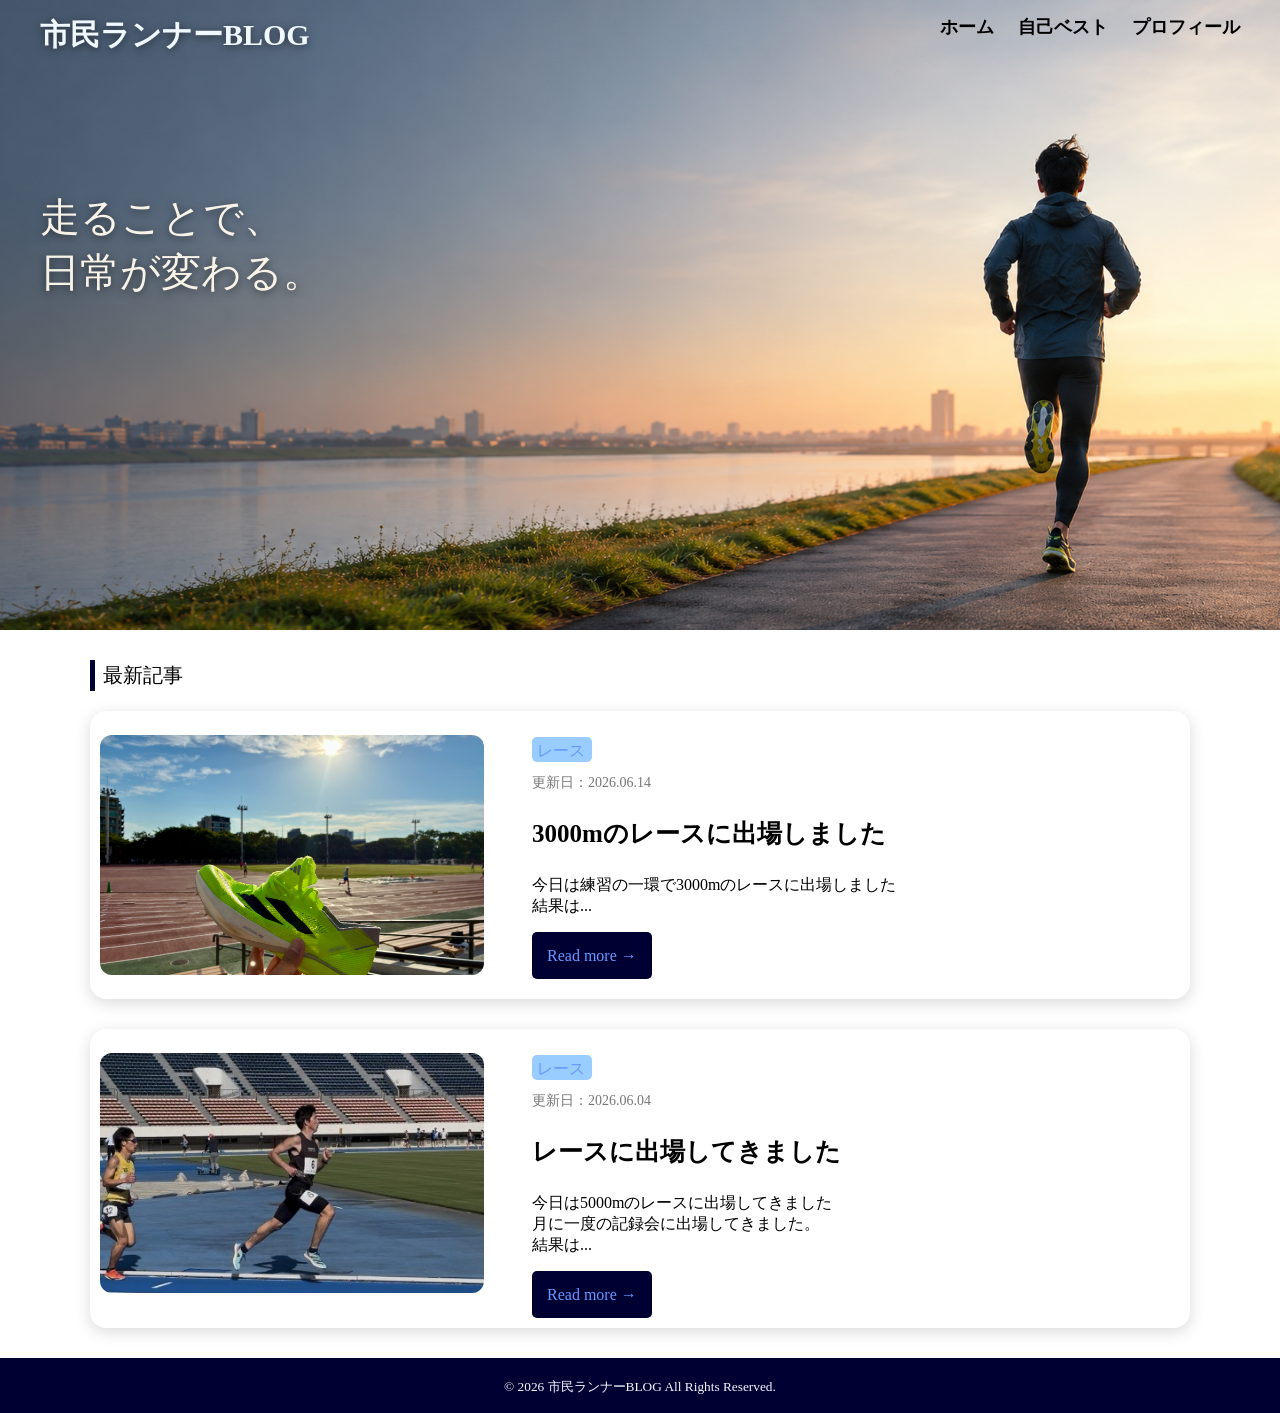
<file: index.html>
<!DOCTYPE html>
<html lang="ja">
<head>
    <meta charset="UTF-8">
    <meta name="viewport" content="width=device-width, initial-scale=1.0">
    <link rel="stylesheet" href="CSS/style.css">
    <title>SelfHomePege</title>
</head>
<body>
    <header id="header">
        <img src="IMAGE/header.PNG" id="headerPhoto">

        
        <p id="headerNote">市民ランナーBLOG</p>
    

        
        <section id="menu">
            <a href="index.html" class="menuItem">ホーム</a>
            <a href="personalbest.html" class="menuItem">自己ベスト</a>
            <a href="profile.html" class="menuItem">プロフィール</a>
        </section>

        <div id="headerText">
            <p id="headerCatchCopy">走ることで、<br>
            日常が変わる。</p>
        </div>

    </header>

    <p id="latestarticle">最新記事</p>
      

    <section class="contents">
             <img src="IMAGE/20260613-1.jpeg" class="photo" alt="記事のサムネイル">
            
            <div class="article-heading">
                <p class="article-race">レース</p>
                <time class="post-date" datetime="2026-06-14">
                    更新日：2026.06.14
                </time>
                <p class="article-title">3000mのレースに出場しました</p>
                <p class="article-text">今日は練習の一環で3000mのレースに出場しました<br>
                    結果は...
                </p>
                <a href="post20260613.html" id="readmore">Read more →</a>
            </div>
        </section>


    <section class="contents">
            <img src="IMAGE/20260418.jpg" class="photo" alt="記事のサムネイル">
            
            <div class="article-heading">
                <p class="article-race">レース</p>
                <time class="post-date" datetime="2026-06-04">
                    更新日：2026.06.04
                </time>
                <p class="article-title">レースに出場してきました</p>
                <p class="article-text">今日は5000mのレースに出場してきました<br>
                    月に一度の記録会に出場してきました。<br>
                    結果は...
                </p>
                <a href="post20260418.html" id="readmore">Read more →</a>
            </div>
    </section>

    <small id="small">© 2026 市民ランナーBLOG All Rights Reserved.</small>
   

    
</body>
</html>
</file>
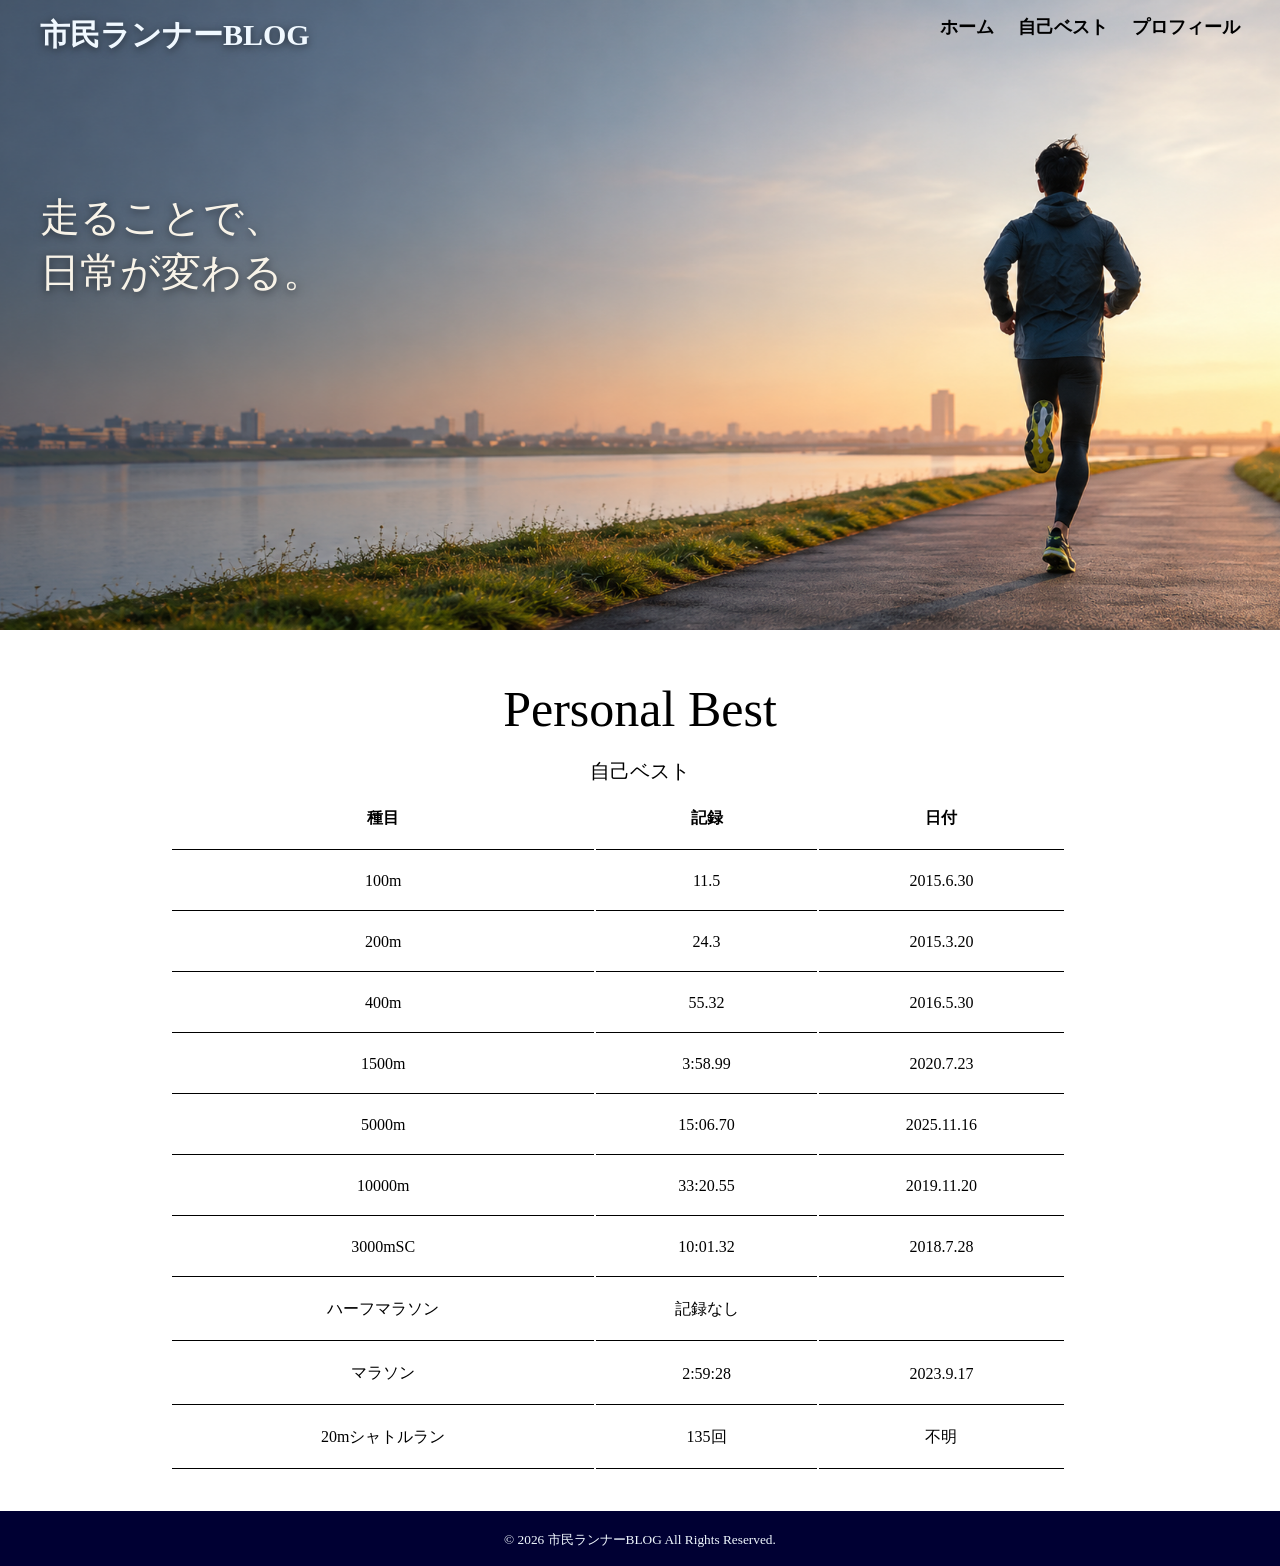
<file: personalbest.html>
<!DOCTYPE html>
<html lang="ja">
    <head>
        <meta charset="UTF-8">
        <meta name="viewport" content="width=device-width, initial-scale=1.0">
        <link rel="stylesheet" href="CSS/stylepersonalbest.css">
        <title>PersonalBest</title>
    </head>
        <body>
            <header id="header">
                <img src="IMAGE/header.PNG" id="headerPhoto">

                
                <p id="headerNote">市民ランナーBLOG</p>
            

                
                <section id="menu">
                    <a href="index.html" class="menuItem">ホーム</a>
                    <a href="personalbest.html" class="menuItem">自己ベスト</a>
                    <a href="profile.html" class="menuItem">プロフィール</a>
                </section>

                <div id="headerText">
                    <p id="headerCatchCopy">走ることで、<br>
                        日常が変わる。
                    </p>
                </div>

            </header>

            <p id="Table-Name">Personal Best</p>
            <p id="Table-SubName">自己ベスト</p>

            <table class="Table">
                <thead class="Table-Head">
                <tr class="Table-Head-Row">
                    <th class="Table-Head-Row-Cell">種目</th>
                    <th class="Table-Head-Row-Cell">記録</th>
                    <th class="Table-Head-Row-Cell">日付</th>
                </tr>
                </thead>

                <tbody class="Table-Body">
                    <tr class="Table-Body-Row">
                        <td class="Table-Body-Row-Cell">100m</td>
                        <td class="Table-Body-Row-Cell">11.5</td>
                        <td class="Table-Body-Row-Cell">2015.6.30</td>
                    </tr>
                    <tr class="Table-Body-Row">
                        <td class="Table-Body-Row-Cell">200m</td>
                        <td class="Table-Body-Row-Cell">24.3</td>
                        <td class="Table-Body-Row-Cell">2015.3.20</td>
                    </tr>
                    <tr class="Table-Body-Row">
                        <td class="Table-Body-Row-Cell">400m</td>
                        <td class="Table-Body-Row-Cell">55.32</td>
                        <td class="Table-Body-Row-Cell">2016.5.30</td>
                    </tr>
                    <tr class="Table-Body-Row">
                        <td class="Table-Body-Row-Cell">1500m</td>
                        <td class="Table-Body-Row-Cell">3:58.99</td>
                        <td class="Table-Body-Row-Cell">2020.7.23</td>
                    </tr>

                    <tr class="Table-Body-Row">
                        <td class="Table-Body-Row-Cell">5000m</td>
                        <td class="Table-Body-Row-Cell">15:06.70</td>
                        <td class="Table-Body-Row-Cell">2025.11.16</td>
                    </tr>

                    <tr class="Table-Body-Row">
                        <td class="Table-Body-Row-Cell">10000m</td>
                        <td class="Table-Body-Row-Cell">33:20.55</td>
                        <td class="Table-Body-Row-Cell">2019.11.20</td>
                    </tr>

                    <tr class="Table-Body-Row">
                        <td class="Table-Body-Row-Cell">3000mSC</td>
                        <td class="Table-Body-Row-Cell">10:01.32</td>
                        <td class="Table-Body-Row-Cell">2018.7.28</td>
                    </tr>

                    <tr class="Table-Body-Row">
                        <td class="Table-Body-Row-Cell">ハーフマラソン</td>
                        <td class="Table-Body-Row-Cell">記録なし</td>
                        <td class="Table-Body-Row-Cell"></td>
                    </tr>

                    <tr class="Table-Body-Row">
                        <td class="Table-Body-Row-Cell">マラソン</td>
                        <td class="Table-Body-Row-Cell">2:59:28</td>
                        <td class="Table-Body-Row-Cell">2023.9.17</td>
                    </tr>

                    <tr class="Table-Body-Row">
                        <td class="Table-Body-Row-Cell">20mシャトルラン</td>
                        <td class="Table-Body-Row-Cell">135回</td>
                        <td class="Table-Body-Row-Cell">不明</td>
                    </tr>
                </tbody>
            </table>
        
            <small id="small">© 2026 市民ランナーBLOG All Rights Reserved.</small>

        </body>
</html>
</file>
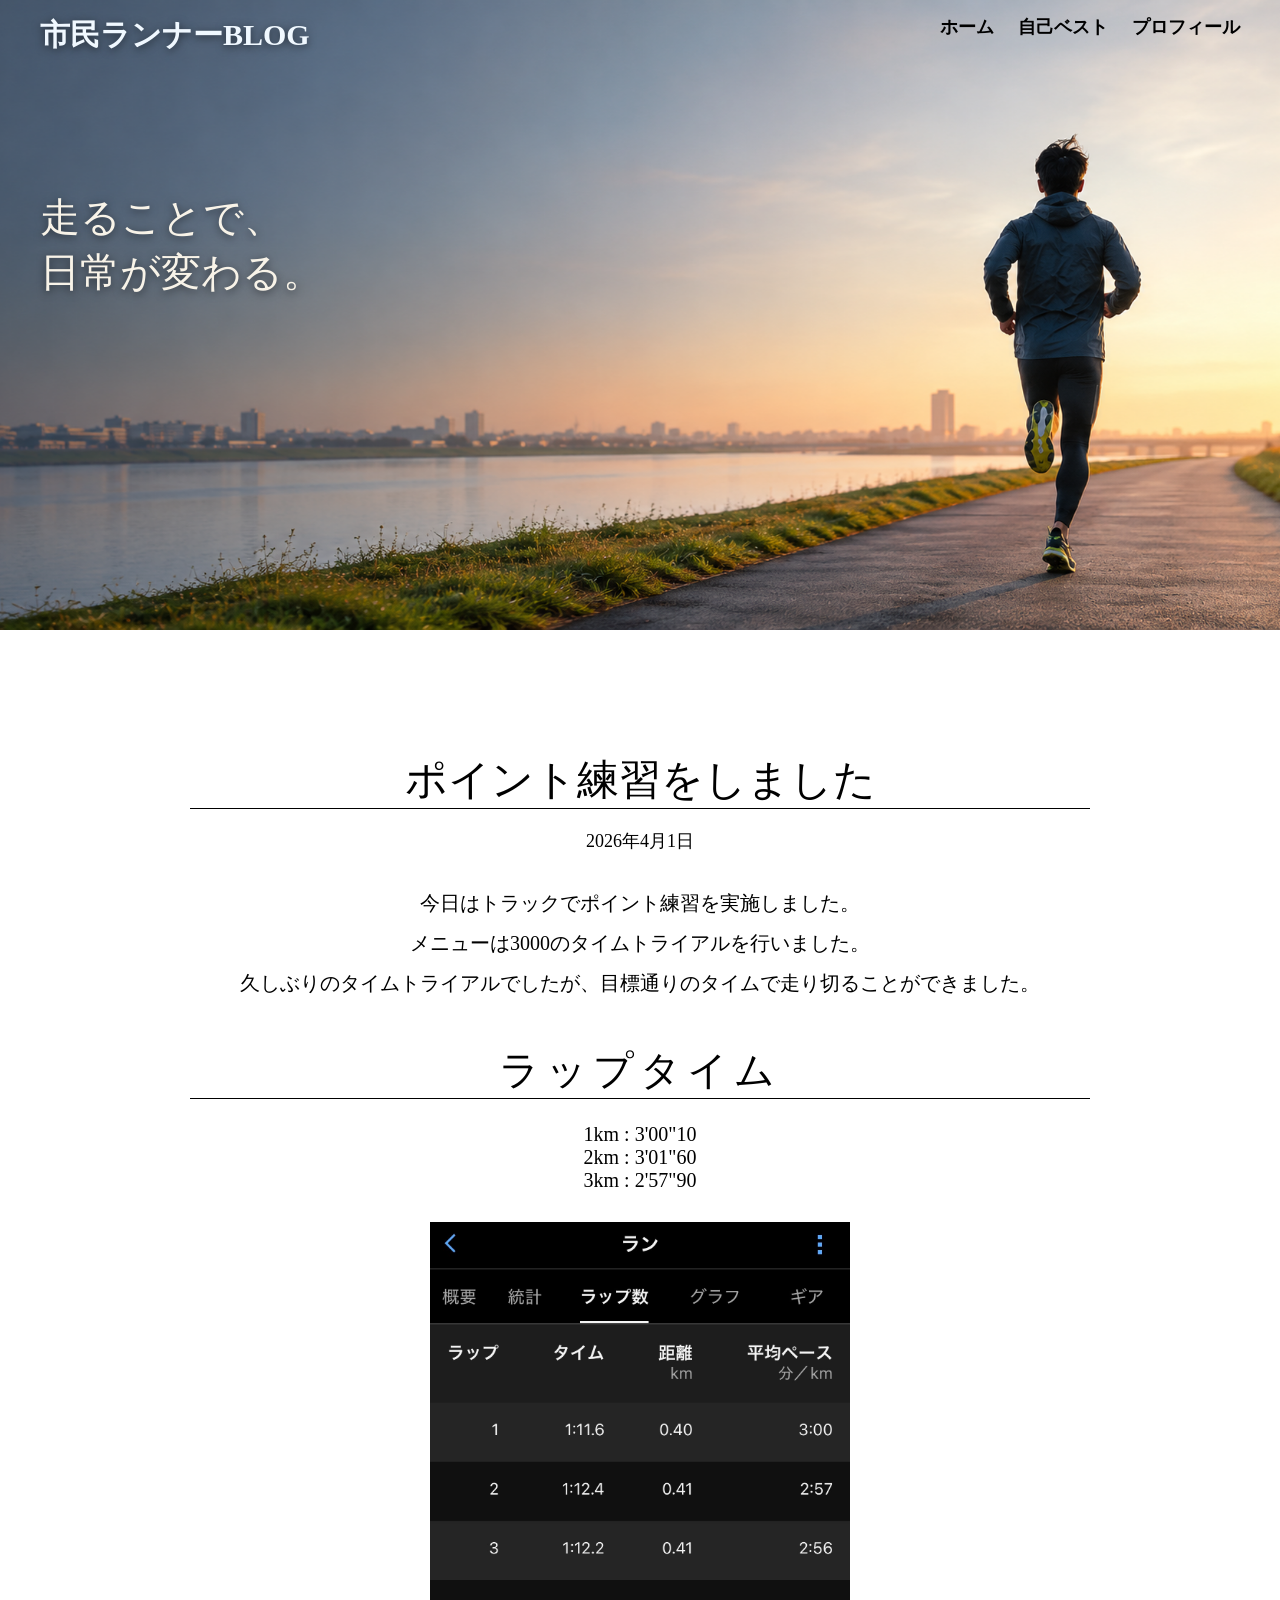
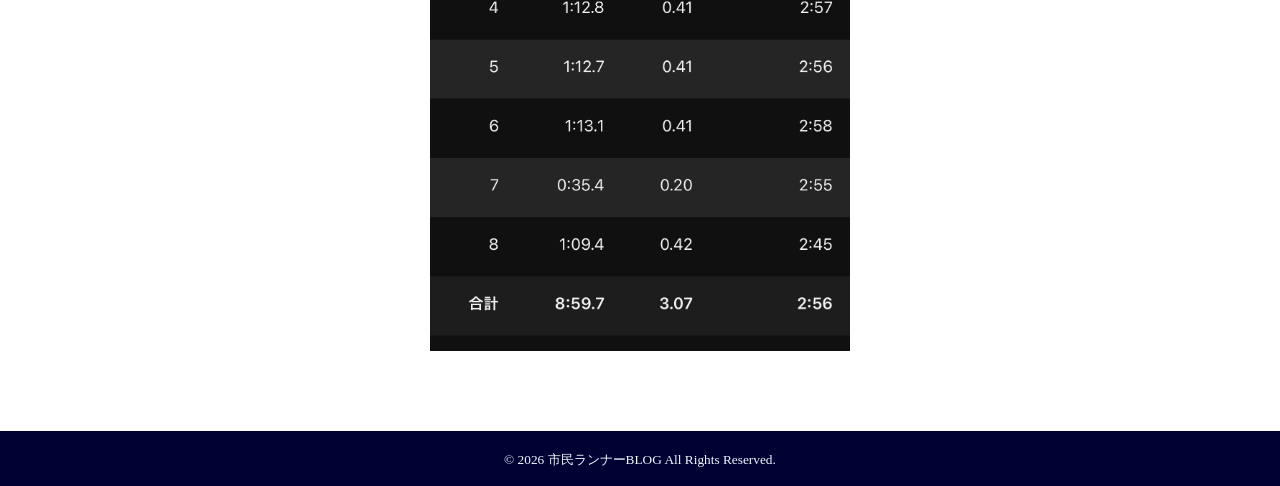
<file: post20260401.html>
<!DOCTYPE html>
<html lang="ja">
<head>
    <meta charset="UTF-8">
    <meta name="viewport" content="width=device-width, initial-scale=1.0">
    <link rel="stylesheet" href="CSS/style20260401.css">
    <title>post20260401</title>
</head>
<body>
    <header id="header">
        <img src="IMAGE/header.PNG" id="headerPhoto">
        <p id="headerNote">市民ランナーBLOG</p>
    
        <section id="menu">
            <a href="index.html" class="menuItem">ホーム</a>
            <a href="personalbest.html" class="menuItem">自己ベスト</a>
            <a href="profile.html" class="menuItem">プロフィール</a>
        </section>

        <div id="headerText">
            <p id="headerCatchCopy">走ることで、<br>
                日常が変わる。
            </p>
        </div>
    </header>


    <section id="post-area">

        <div id="post-content">
            <section id="main-text">
                <div id="main">
                    <p id="main-title">ポイント練習をしました</p>

                    <p id="date">2026年4月1日</p>

                    <p id="text-detail">
                        今日はトラックでポイント練習を実施しました。<br>
                        メニューは3000のタイムトライアルを行いました。<br>
                        久しぶりのタイムトライアルでしたが、目標通りのタイムで走り切ることができました。
                    </p>
                </div>
            </section>

            <section id="laptime">
                <p id="laptime-title">ラップタイム</p>
                <p id="laptime">
                    1km : 3'00"10<br>
                    2km : 3'01"60<br>
                    3km : 2'57"90
                </p>
                <img src="IMAGE/20260401-3.jpg" id="photo-2">
            </section>
        </div>
    </section>

    <small id="small">© 2026 市民ランナーBLOG All Rights Reserved.</small>

    
</body>
</html>
</file>
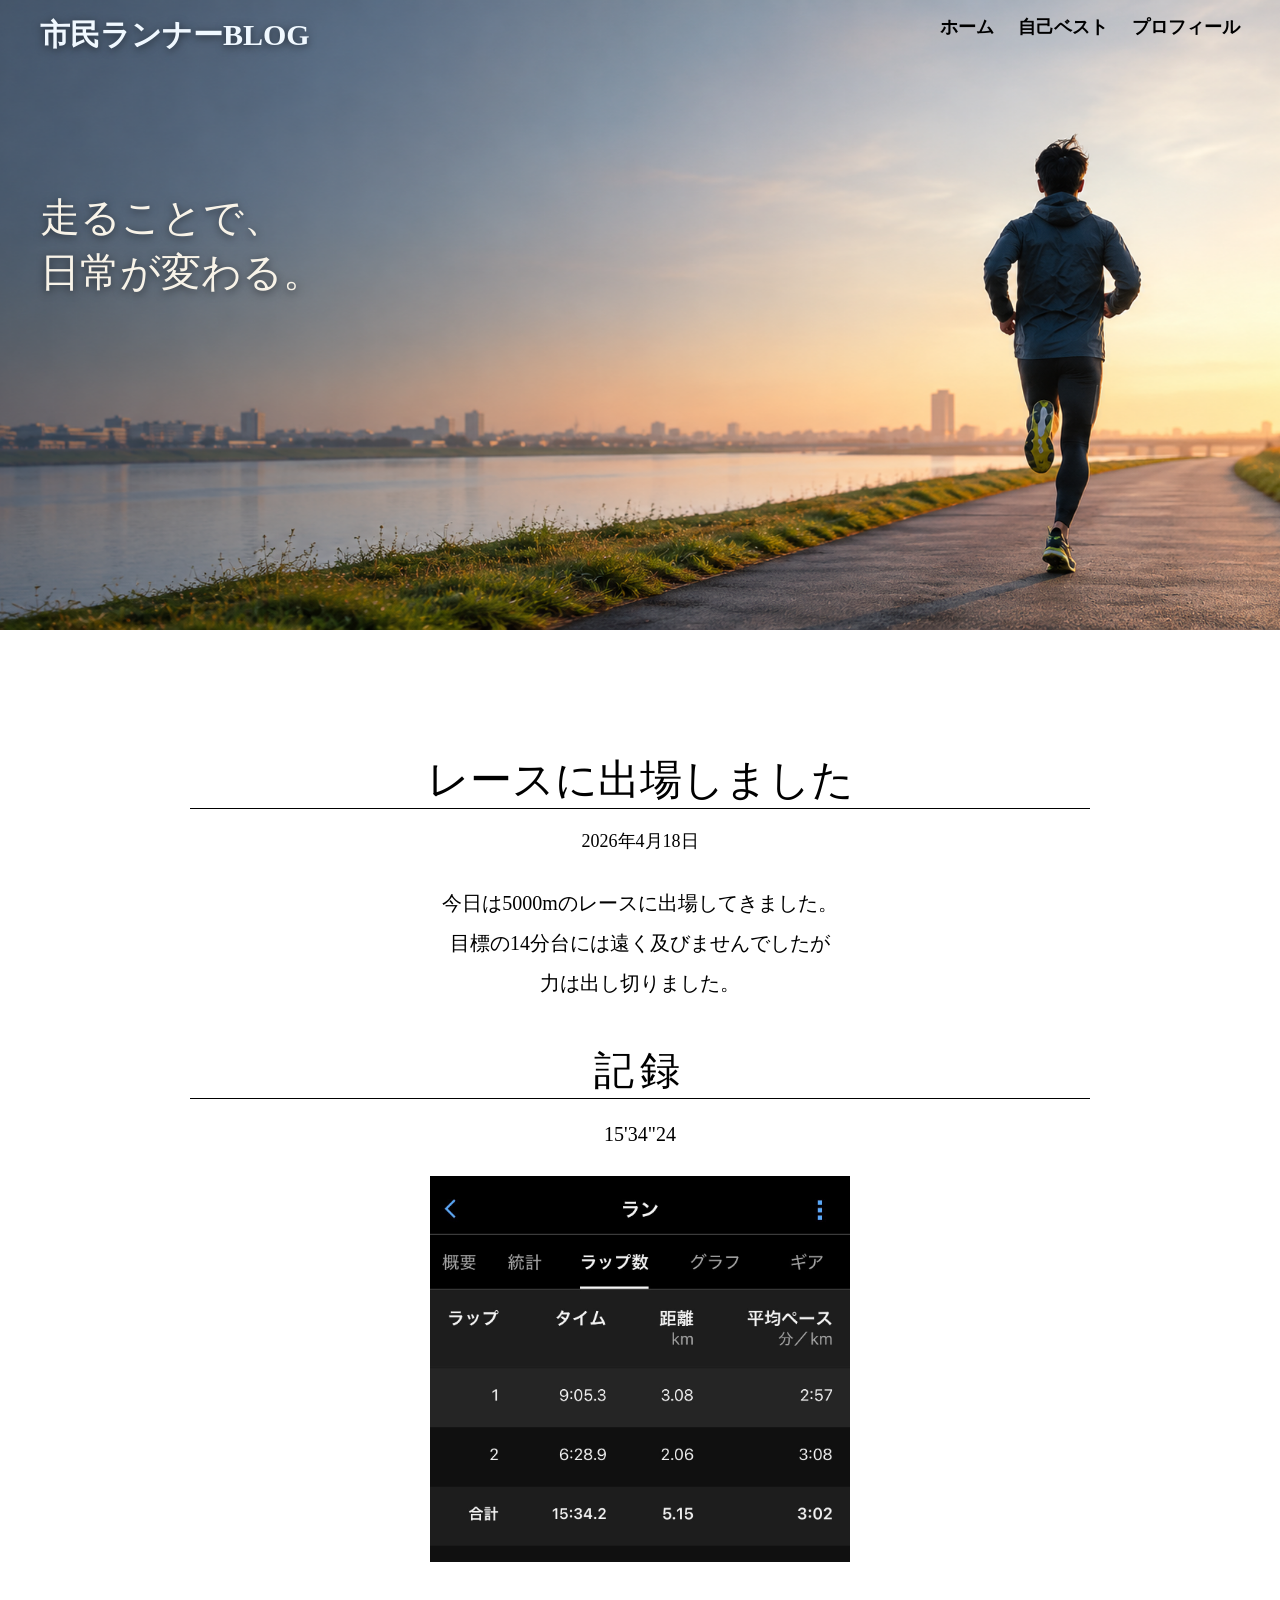
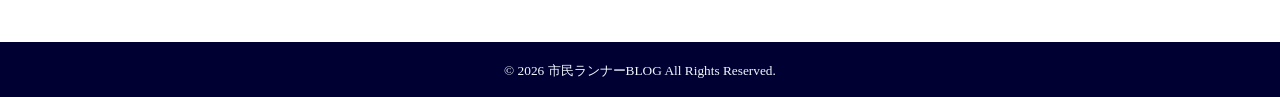
<file: post20260418.html>
<!DOCTYPE html>
<html lang="ja">
<head>
    <meta charset="UTF-8">
    <meta name="viewport" content="width=device-width, initial-scale=1.0">
    <link rel="stylesheet" href="CSS/style20260418.css">
    <title>post20260418</title>
</head>
<body>
    <header id="header">
        <img src="IMAGE/header.PNG" id="headerPhoto">
        <p id="headerNote">市民ランナーBLOG</p>
    
        <section id="menu">
            <a href="index.html" class="menuItem">ホーム</a>
            <a href="personalbest.html" class="menuItem">自己ベスト</a>
            <a href="profile.html" class="menuItem">プロフィール</a>
        </section>

        <div id="headerText">
            <p id="headerCatchCopy">走ることで、<br>
                日常が変わる。
            </p>
        </div>
    </header>

    <section id="post-area">

        <div id="post-content">
            <section id="main-text">
                <div id="main">
                    <p id="main-title">レースに出場しました</p>

                    <p id="date">2026年4月18日</p>

                    <p id="text-detail">
                        今日は5000mのレースに出場してきました。<br>
                        目標の14分台には遠く及びませんでしたが<br>
                        力は出し切りました。
                    </p>
                </div>
            </section>

            <section id="laptime">
                <p id="laptime-title">記録</p>
                <p id="laptime">
                    15'34"24
                </p>
                <img src="IMAGE/20260418-3.jpg" id="photo-2">
            </section>
        </div>
    </section>
    
    <small id="small">© 2026 市民ランナーBLOG All Rights Reserved.</small>
</body>
</html>
</file>
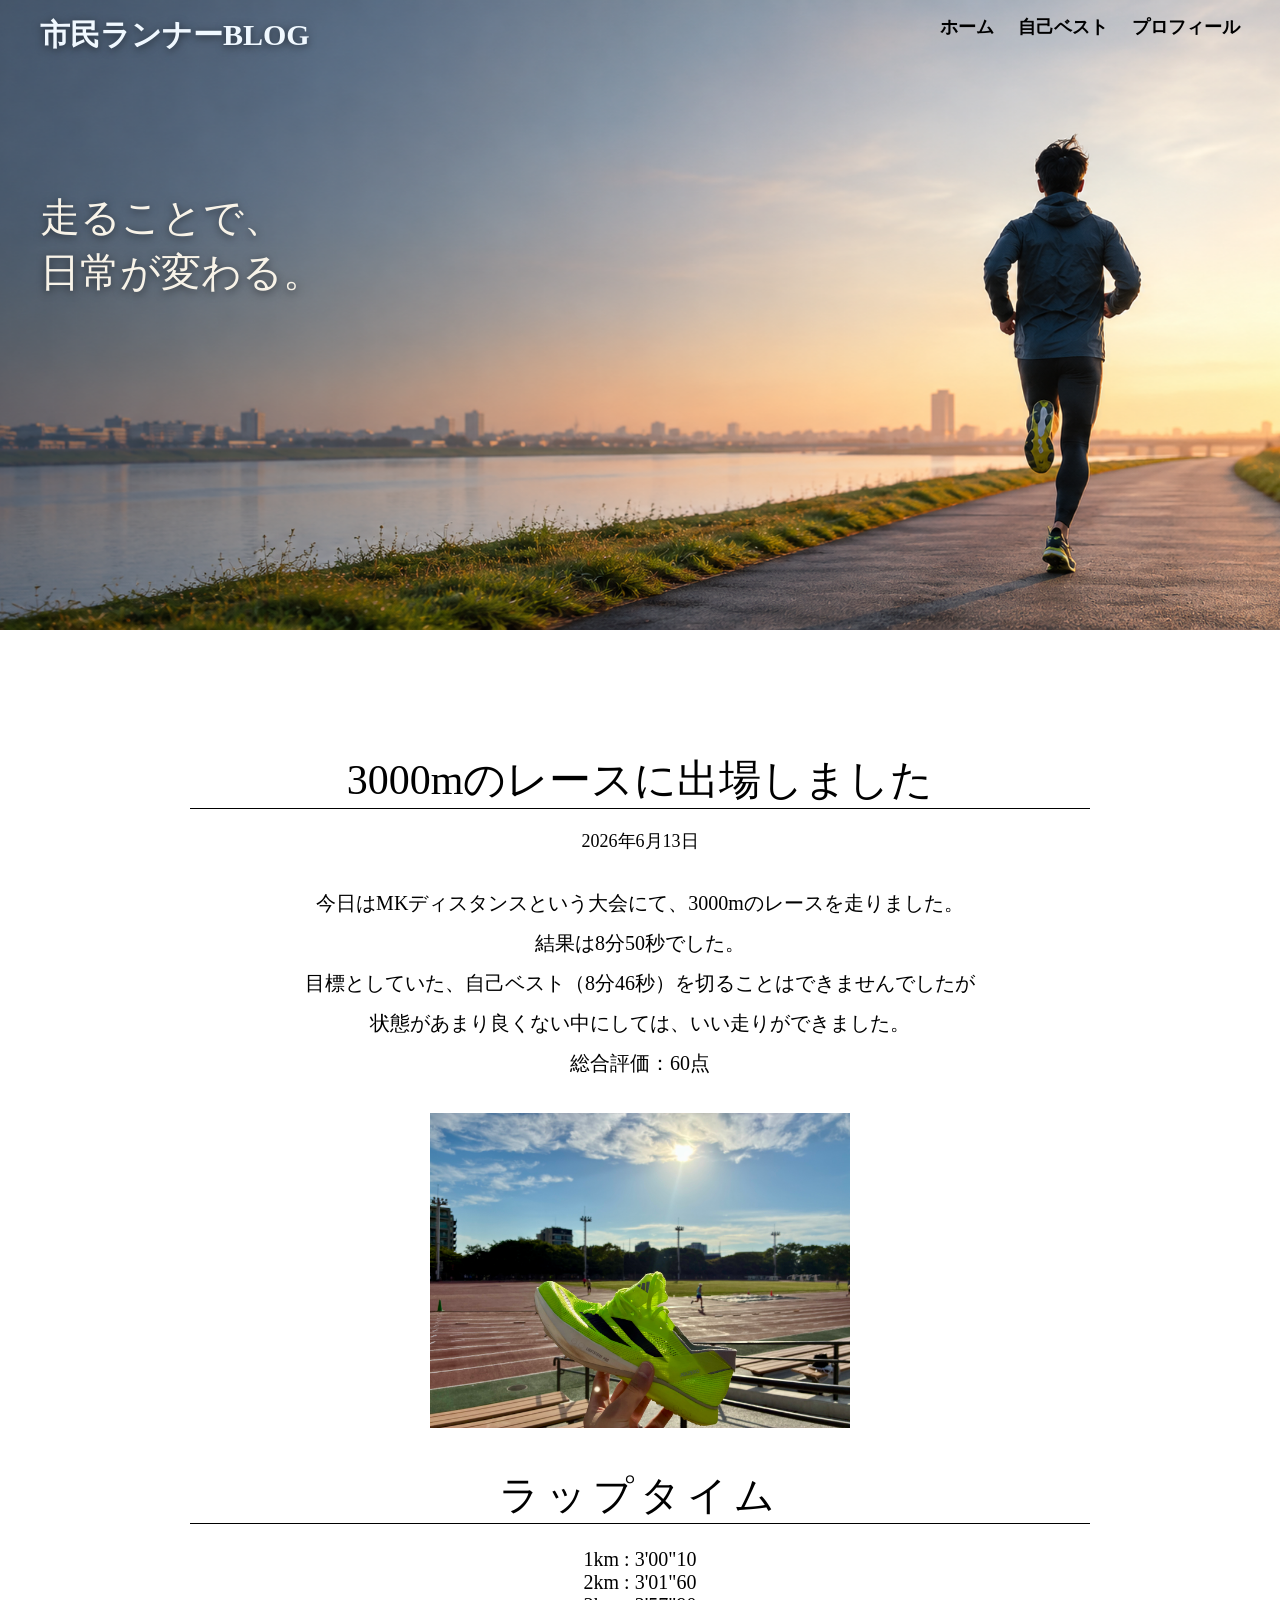
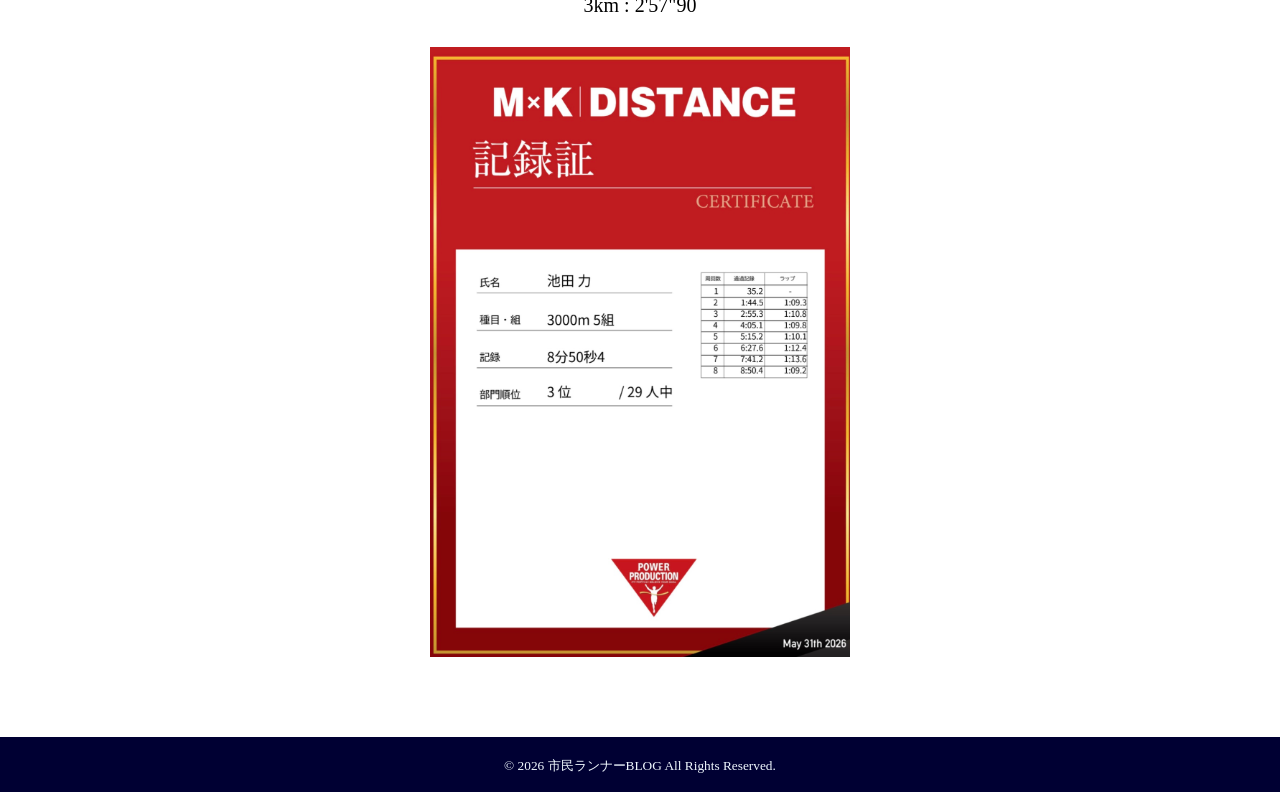
<file: post20260613.html>
<!DOCTYPE html>
<html lang="ja">
<head>
    <meta charset="UTF-8">
    <meta name="viewport" content="width=device-width, initial-scale=1.0">
    <link rel="stylesheet" href="CSS/style20260613.css">
    <title>Post20260613</title>
</head>
<body>
    <header id="header">
        <img src="IMAGE/header.PNG" id="headerPhoto">

        
        <p id="headerNote">市民ランナーBLOG</p>
    

        
        <section id="menu">
            <a href="index.html" class="menuItem">ホーム</a>
            <a href="personalbest.html" class="menuItem">自己ベスト</a>
            <a href="profile.html" class="menuItem">プロフィール</a>
        </section>

        <div id="headerText">
            <p id="headerCatchCopy">走ることで、<br>
            日常が変わる。</p>
        </div>

        <section id="post-area">

        <div id="post-content">
            <section id="main-text">
                <div id="main">
                    <p id="main-title">3000mのレースに出場しました</p>

                    <p id="date">2026年6月13日</p>

                    <p id="text-detail">
                        今日はMKディスタンスという大会にて、3000mのレースを走りました。<br>
                        結果は8分50秒でした。<br>
                        目標としていた、自己ベスト（8分46秒）を切ることはできませんでしたが<br>
                        状態があまり良くない中にしては、いい走りができました。<br>
                        総合評価：60点
                    </p>
                </div>

                <img src="IMAGE/20260613-1.jpeg" id="photo-2">
            </section>

            <section id="laptime">
                <p id="laptime-title">ラップタイム</p>
                <p id="laptime">
                    1km : 3'00"10<br>
                    2km : 3'01"60<br>
                    3km : 2'57"90
                </p>
                <img src="IMAGE/20260613-2.jpeg" id="photo-2">
            </section>
        </div>
    </section>

    <small id="small">© 2026 市民ランナーBLOG All Rights Reserved.</small>

    </header>
    
</body>
</html>
</file>
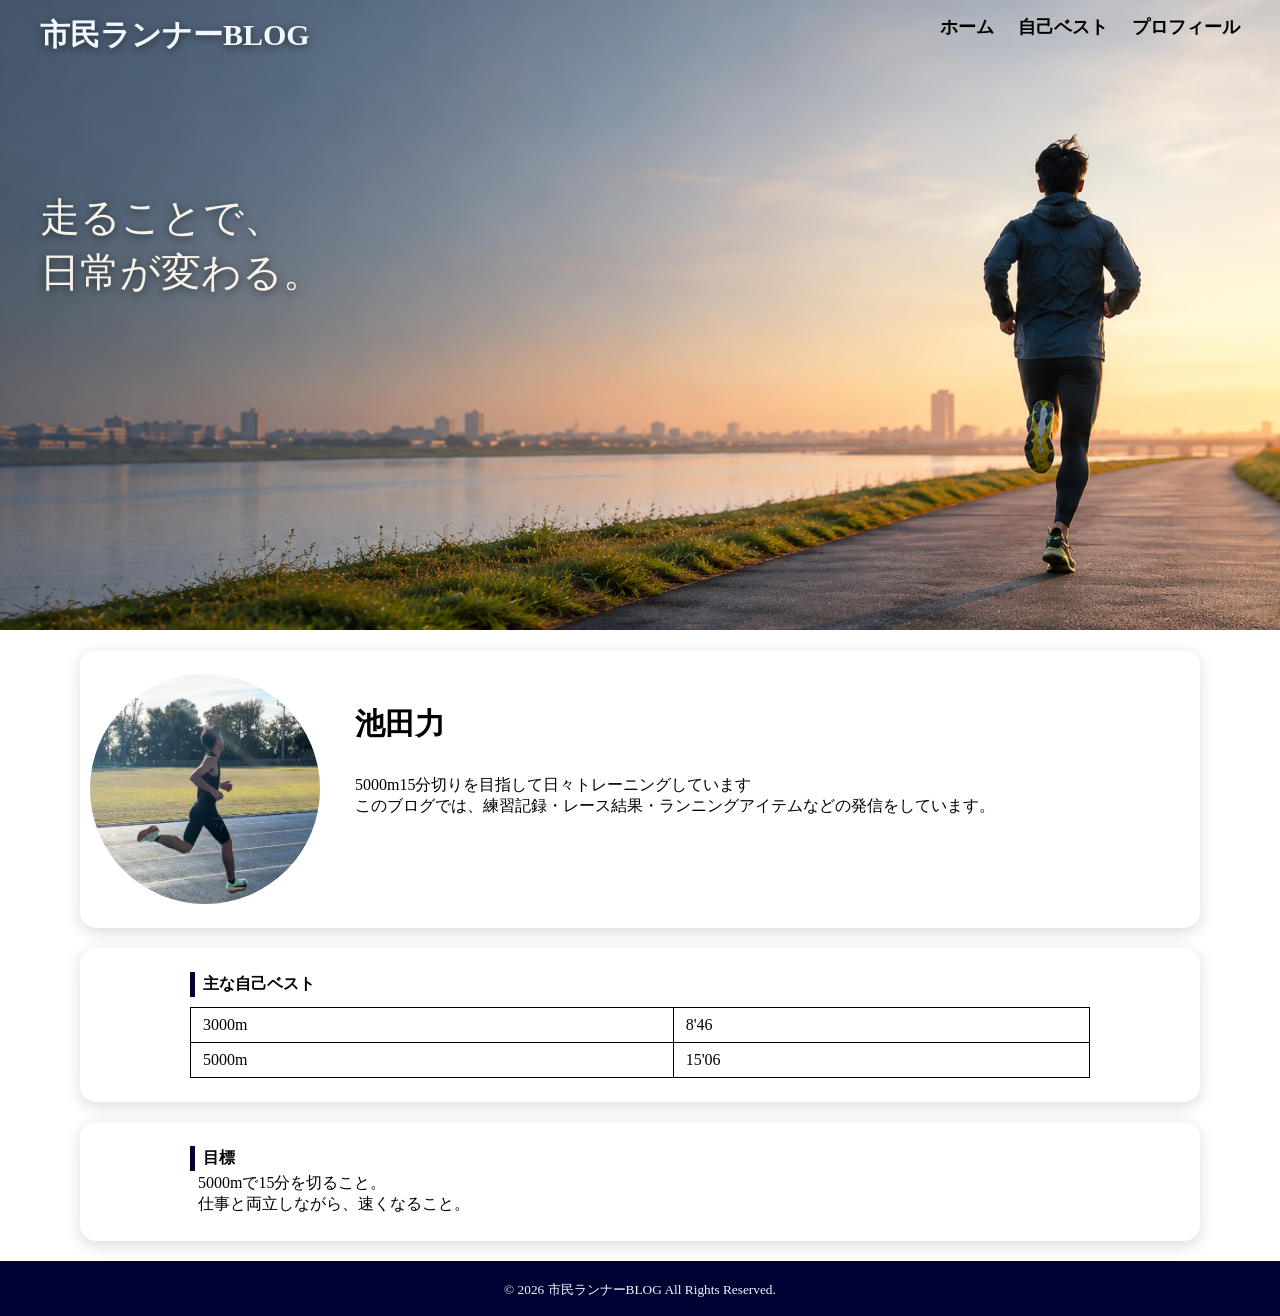
<file: profile.html>
<!DOCTYPE html>
<html lang="ja">
<head>
    <meta charset="UTF-8">
    <meta name="viewport" content="width=device-width, initial-scale=1.0">
    <link rel="stylesheet" href="CSS/styleprpfile.css">
    <title>Profile</title>
</head>
    <body>
        <header id="header">
        <img src="IMAGE/header.PNG" id="headerPhoto">

        
        <p id="headerNote">市民ランナーBLOG</p>
    

        
        <section id="menu">
            <a href="index.html" class="menuItem">ホーム</a>
            <a href="personalbest.html" class="menuItem">自己ベスト</a>
            <a href="profile.html" class="menuItem">プロフィール</a>
        </section>

        <div id="headerText">
            <p id="headerCatchCopy">走ることで、<br>
            日常が変わる。</p>
        </div>

    </header>

        <section class="contents">
            <img src="IMAGE/profile.jpg" class="photo" alt="プロフィール画像">
            
            <div class="profile-heading">
                <p class="profile-title">池田力</p>
                <p class="profile-text">5000m15分切りを目指して日々トレーニングしています<br>
                    このブログでは、練習記録・レース結果・ランニングアイテムなどの発信をしています。
                </p>
            </div>
        </section>

        <section id="personalbest">
            <p id="personalbest-title">主な自己ベスト</p>

            <table id="Pb-table">
                <tr>
                    <td class="table-cell">3000m</td>
                    <td class="table-cell">8'46</td>
                </tr>

                <tr>
                    <td class="table-cell">5000m</td>
                    <td class="table-cell">15'06</td>
                </tr>
            </table>
        </section>

        <section id="goal">
            <p id="goal-title">目標</p>
            <p id="goal-text">5000mで15分を切ること。<br>
                仕事と両立しながら、速くなること。
            </p>
        </section>

        <small id="small">© 2026 市民ランナーBLOG All Rights Reserved.</small>

    </body>
</html>
</file>
<file: CSS/style.css>
*,
*::before,
*::after {
    box-sizing: border-box;
}

html {
  margin: 0;
  padding: 0;
  width: 100%;
  overflow-x: hidden;
}


body {
    /* 無駄な余白を消す */
    margin: 0; 
}

/* ヘッダーの全体 */
header {
    position: relative;
    /* 横幅全体に広げる */
    width: 100%;
    height: 70vh;
}


/* ヘッダー画像 */
#headerPhoto {
    display: block;
    width: 100%;
    height: 100%;
    margin: 0;
    object-fit: cover;
    object-position: center;
}

/* ヘッダーのタイトル部分 */
#headerNote {
    position: absolute;
    top: 15px;
    left: 40px;
    margin: 0;
    font-weight: bold;
    color: aliceblue;
    font-size: 30px;
    text-shadow: 0 2px 8px rgba(0, 0, 0, 0.55);
}

/* メニュー全体の設定 */
#menu {
    position: absolute;
    top: 15px;
    right: 40px;
    display: flex;
    gap: 24px;   
}
/* メニューアイテムひとつひとつの設定 */
.menuItem {
    margin: 0;
    color: black;
    font-weight: bold;
    font-size: 18px;
    text-decoration: none;
}

/* メニューにホバー機能をつける */
#menu a:hover {
    border-bottom: 1px solid #F8F3E8;
}

/* ヘッダーの文言 */
#headerText {
    position: absolute;
    left: 40px;
    top: 150px;
}

/* ヘッダーのキャッチコピーの部分 */
#headerCatchCopy {
    color: #F8F3E8;
    font-size: 40px;
    text-shadow: 0 2px 8px rgba(0, 0, 0, 0.55);
    margin-bottom: 10px;
}

/* キャッチコピー下の文言 */
#smallHeadText {
    color: #F8F3E8;
    font-size: 15px;
    text-shadow: 0 2px 8px rgba(0, 0, 0, 0.55);
}

/* 最新記事の文字のところ */
#latestarticle {
    max-width: 1100px;
    font-size: 20px;
    margin: 30px auto 0;
    /* 最新記事の横の棒 */
    border-left: 5px solid #000033;
    /* 最新記事と棒の間のギャップ */
    padding: 2px 8px;
    cursor: pointer;
}

/* 写真のサイズ */
.photo {
    width: 24rem;
    max-width: 100%;
    height: 15rem;
    object-fit: cover;
    border-radius: 12px;
    flex-shrink: 0;
}

/* 記事のサムネ全体のレイアウト */
.contents {
    display: flex;
    gap: 28px;
    max-width: 1100px; /*　最大の横幅  */
    margin: 20px auto 30px auto;
    background-color: white; /* 背景を白にする */
    border-radius: 16px;  /* 角を丸くする */
    padding: 24px 10px;  /* 内側の余白 */
    box-shadow: 0 4px 16px rgba(0, 0, 0, 0.15); /* 影 */
}

/* サムネ内の文言レイアウト */
.article-heading {
    margin-left: 20px;
}

/* 種類-トレーニング */
.article-traning {
    width: 100px;
    padding: 4px 1px;
    margin: 2px 0;
    border-radius: 5px;
    color: #6699FF;
    background-color: #99CCFF;

}

/* 種類-レース */
.article-race {
    width: 60px;
    padding: 4px 5px 0 5px;
    margin: 2px 0;
    border-radius: 5px;
    color: #6699FF;
    background-color: #99CCFF;
}

.post-date {
  display: block;
  margin-top: 12px;
  margin-bottom: 24px;
  font-size: 14px;
  color: #777;
}

/* サムネのタイトル */
.article-title {
    font-size: 25px;
    font-weight: bolder;
}

/* 記事の説明 */
.article-text {
    margin-bottom: 30px;
}


/* Read moreのレイアウト */
#readmore {
    padding: 15px 15px;
    margin: 3px 0 ;
    border-radius: 5px;
    color: #6699FF;
    text-decoration: none;
    background-color: #000033;
    cursor: pointer;
}

#small {
    display: block;
    width: 100%;
    padding-top: 20px;
    padding-bottom: 17px;
    text-align: center;
    background-color: #000033;
    color: aliceblue;
}

/* ========================= */
/* スマホ用の調整 */
/* ========================= */

@media screen and (max-width: 768px) { /* 画面幅が768px以下のときだけ適用 */

    header { /* ヘッダー全体 */
        height: 420px; /* スマホではヘッダーを少し低くする */
        min-height: 360px; /* 文字が潰れないように最低高さを確保 */
    }

    #headerNote { /* 左上のブログ名 */
        position: absolute; /* スマホでは画面固定をやめる */
        top: 20px; /* 上から20pxにする */
        left: 20px; /* 左から20pxにする */
        font-size: 22px; /* スマホ用に少し小さくする */
    }

    #menu { /* メニュー全体 */
        position: absolute; /* スマホでは画面固定をやめる */
        top: 60px; /* ブログ名の下に配置 */
        left: 20px; /* 左寄せにする */
        right: 20px; /* 右側にも余白を作る */
        display: flex; /* 横並びは維持 */
        flex-wrap: wrap; /* 入りきらない場合は折り返す */
        gap: 14px; /* メニュー間の余白を少し狭くする */
    }

    .menuItem { /* メニュー1つ1つ */
        font-size: 14px; /* スマホ用に文字を小さくする */
    }

    #headerText { /* ヘッダー内のキャッチコピー */
        left: 20px; /* 左余白を小さくする */
        top: 170px; /* スマホで見やすい位置にする */
        width: calc(100% - 40px); /* 左右20pxずつ余白を取る */
    }

    #headerCatchCopy { /* 大きいキャッチコピー */
        font-size: 30px; /* スマホ用に文字を小さくする */
        line-height: 1.3; /* 複数行になっても読みやすくする */
    }

    #smallHeadText { /* キャッチコピー下の説明文 */
        font-size: 14px; /* スマホ用に少し小さくする */
        line-height: 1.6; /* 行間を広げる */
    }

    .contents {
        flex-direction: column; /* スマホでは画像と文章を縦並びにする */
        width: 94%; /* 画面幅に対して少し余白を残す */
        margin: 20px auto 30px auto; /* 中央寄せにする */
        padding: 18px; /* スマホ用に内側余白を調整 */
        gap: 18px; /* 画像と文章の間隔を調整 */
    }

    .photo {
        width: 100%;
        height: auto;
        aspect-ratio: 16 / 10;
        object-fit: cover;
    }

    #small { /* フッター */
        font-size: 12px; /* スマホ用に少し小さくする */
        padding-left: 10px; /* 左に余白をつける */
        padding-right: 10px; /* 右に余白をつける */
    }
}
</file>
<file: CSS/stylepersonalbest.css>
html {
  margin: 0;
  padding: 0;
  width: 100%;
  overflow-x: hidden;
}

body {
    /* 無駄な余白を消す */
    margin: 0; 
}

/* ヘッダーの全体 */
header {
    position: relative;
    /* 横幅全体に広げる */
    width: 100%;
    height: 70vh;
}


/* ヘッダー画像 */
#headerPhoto {
    display: block;
    width: 100%;
    height: 100%;
    margin: 0;
    object-fit: cover;
    object-position: center;
}

/* ヘッダーのタイトル部分 */
#headerNote {
    position: absolute;
    top: 15px;
    left: 40px;
    margin: 0;
    font-weight: bold;
    color: aliceblue;
    font-size: 30px;
    text-shadow: 0 2px 8px rgba(0, 0, 0, 0.55);
}

/* メニュー全体の設定 */
#menu {
    position: absolute;
    top: 15px;
    right: 40px;
    display: flex;
    gap: 24px;   
}
/* メニューアイテムひとつひとつの設定 */
.menuItem {
    margin: 0;
    color: black;
    font-weight: bold;
    font-size: 18px;
    text-decoration: none;
}

/* メニューにホバー機能をつける */
#menu a:hover {
    border-bottom: 1px solid #F8F3E8;
}

/* ヘッダーの文言 */
#headerText {
    position: absolute;
    left: 40px;
    top: 150px;
}

/* ヘッダーのキャッチコピーの部分 */
#headerCatchCopy {
    color: #F8F3E8;
    font-size: 40px;
    text-shadow: 0 2px 8px rgba(0, 0, 0, 0.55);
    margin-bottom: 10px;
}

/* キャッチコピー下の文言 */
#smallHeadText {
    color: #F8F3E8;
    font-size: 15px;
    text-shadow: 0 2px 8px rgba(0, 0, 0, 0.55);
}

/* Personal Bestの文言 */
#Table-Name {
    text-align: center;
    font-size: 50px;
    margin-bottom: 0;
}

/* 自己ベストの文言 */
#Table-SubName {
    text-align: center;
    font-size: 20px;
}

/* テーブル全体の配置 */
.Table {
    margin-left: 170px;
    margin-bottom: 40px;
    width: 70%;
}

/* テーブルの目次部分 */
.Table-Head-Row-Cell {
    padding-bottom: 20px;
    border-bottom: 1px solid #000000;
}

/* テーブルの詳細項目の全体の配置 */
.Table-Body-Row {
    text-align: center;
}

/* テーブルのセルごとの設定 */
.Table-Body-Row-Cell {
    padding-top: 20px;
    padding-bottom: 20px;
    border-bottom: 1px solid #000000;
}

#small {
    display: block;
    width: 100%;
    padding-top: 20px;
    padding-bottom: 17px;
    text-align: center;
    background-color: #000033;
    color: aliceblue;
}

/* ========================= */
/* スマホ用 */
/* ========================= */

@media screen and (max-width: 768px) { /* 画面幅が768px以下のときだけ適用 */

    header { /* スマホ時のヘッダー */
        height: 55vh; /* ヘッダーを少し低くする */
        min-height: 360px; /* 文字が潰れないように最低高さを確保する */
    }

    #headerNote { /* ブログ名 */
        position: absolute; /* スマホでは固定表示をやめる */
        top: 20px; /* 上から20pxにする */
        left: 20px; /* 左から20pxにする */
        font-size: 22px; /* スマホ用に文字を小さくする */
    }

    #menu { /* メニュー全体 */
        position: absolute; /* スマホでは固定表示をやめる */
        top: 60px; /* ブログ名の下に配置する */
        left: 20px; /* 左寄せにする */
        right: 20px; /* 右側にも余白を作る */
        display: flex; /* 横並びにする */
        flex-wrap: wrap; /* 入りきらない場合は折り返す */
        gap: 14px; /* メニュー同士の間隔を狭くする */
    }

    .menuItem { /* メニュー項目 */
        font-size: 14px; /* スマホ用に文字を小さくする */
    }

    #headerText { /* ヘッダー内のキャッチコピー */
        left: 20px; /* 左余白を小さくする */
        top: 170px; /* スマホで見やすい位置にする */
        width: calc(100% - 40px); /* 左右20pxずつ余白を取る */
    }

    #headerCatchCopy { /* キャッチコピー */
        font-size: 30px; /* スマホ用に文字を小さくする */
        line-height: 1.3; /* 折り返しても読みやすくする */
    }

    #smallHeadText { /* キャッチコピー下の説明文 */
        font-size: 14px; /* スマホ用に少し小さくする */
        line-height: 1.6; /* 行間を広げる */
    }

    #Table-Name { /* Personal Bestの文言 */
        font-size: 34px; /* スマホ用に見出しを小さくする */
        margin-top: 30px; /* 上に少し余白を作る */
    }

    #Table-SubName { /* 自己ベストの文言 */
        font-size: 16px; /* スマホ用に文字を小さくする */
        margin-bottom: 24px; /* テーブルとの間に余白を作る */
    }

    .Table { /* テーブル全体 */
        width: 92%; /* スマホ画面に合わせた幅にする */
        margin-left: auto; /* 左右中央寄せにする */
        margin-right: auto; /* 左右中央寄せにする */
        margin-bottom: 40px; /* 下に余白を作る */
        border-collapse: collapse; /* テーブルの線をきれいに揃える */
    }

    .Table-Head-Row-Cell { /* テーブルの見出しセル */
        font-size: 14px; /* 見出しの文字を少し小さくする */
        padding-bottom: 14px; /* 下の余白を調整する */
    }

    .Table-Body-Row-Cell { /* テーブルの中身のセル */
        font-size: 14px; /* セルの文字を少し小さくする */
        padding-top: 16px; /* 上の余白を調整する */
        padding-bottom: 16px; /* 下の余白を調整する */
    }

    #small { /* フッター */
        font-size: 12px; /* スマホ用に文字を小さくする */
        padding-left: 10px; /* 左右に余白を作る */
        padding-right: 10px; /* 左右に余白を作る */
    }
}
</file>
<file: CSS/style20260401.css>
html {
  margin: 0;
  padding: 0;
  width: 100%;
  overflow-x: hidden;
}

body {
    /* 無駄な余白を消す */
    margin: 0; 
}

/* ヘッダーの全体 */
header {
    position: relative;
    /* 横幅全体に広げる */
    width: 100%;
    height: 70vh;
    overflow: hidden;
}


/* ヘッダー画像 */
#headerPhoto {
    display: block;
    width: 100%;
    height: 100%;
    margin: 0;
    object-fit: cover;
    object-position: center;
}

/* ヘッダーのタイトル部分 */
#headerNote {
    position: absolute;
    top: 15px;
    left: 40px;
    margin: 0;
    font-weight: bold;
    color: aliceblue;
    font-size: 30px;
    text-shadow: 0 2px 8px rgba(0, 0, 0, 0.55);
}

/* メニュー全体の設定 */
#menu {
    position: absolute;
    top: 15px;
    right: 40px;
    display: flex;
    gap: 24px;   
}
/* メニューアイテムひとつひとつの設定 */
.menuItem {
    margin: 0;
    color: black;
    font-weight: bold;
    font-size: 18px;
    text-decoration: none;
}

/* メニューにホバー機能をつける */
#menu a:hover {
    border-bottom: 1px solid #F8F3E8;
}

/* ヘッダーの文言 */
#headerText {
    position: absolute;
    left: 40px;
    top: 150px;
}

/* ヘッダーのキャッチコピーの部分 */
#headerCatchCopy {
    color: #F8F3E8;
    font-size: 40px;
    text-shadow: 0 2px 8px rgba(0, 0, 0, 0.55);
    margin-bottom: 10px;
}

/* キャッチコピー下の文言 */
#smallHeadText {
    color: #F8F3E8;
    font-size: 15px;
    text-shadow: 0 2px 8px rgba(0, 0, 0, 0.55);
}

#post-area {
    position: relative; /* この中のabsolute要素の基準にする */
    width: 100%; /* 横幅を画面いっぱいにする */
    min-height: 100vh; /* 最低でも画面の高さ100%分の高さを確保する */
    overflow: hidden; /* はみ出した部分を表示しない */
}

#photo-1 {
    position: absolute; /* 親要素#post-areaを基準に配置する */
    width: 100%; /* 横幅を親要素いっぱいにする */
    height: 100%; /* 高さを親要素いっぱいにする */
}

#post-area::before {
    position: absolute; /* 親要素#post-areaを基準に配置する */
    background-color: white;
}

#post-content {
    position: relative; 
    color: black; /* 文字色を少し暖かい白色にする */
    text-align: center; /* 文字を中央揃えにする */
    padding: 80px 20px; /* 上下80px、左右20pxの余白を作る */
}

#main-title {
    font-size: 42px; /* メインタイトルの文字サイズを大きくする */
    margin-bottom: 20px; /* 下に20pxの余白を作る */
    border-bottom: 1px solid;
}

#date {
    font-size: 18px; /* 日付の文字サイズを指定する */
    margin-bottom: 30px; /* 下に30pxの余白を作る */
}

#text-detail {
    font-size: 20px; /* 本文の文字サイズを指定する */
    line-height: 2; /* 行間を文字サイズの2倍にして読みやすくする */
}

#laptime {
    margin-top: 80px; /* 上に80pxの余白を作る */
}

#laptime-title {
    font-size: 40px; /* ラップタイム見出しの文字サイズを大きくする */
    letter-spacing: 0.15em; /* 文字間隔を広げる */
    margin-bottom: 24px; /* 下に24pxの余白を作る */
    border-bottom: 1px solid;
}

#laptime {
    margin-top: 10px; /* 上の余白を10pxにする */
    font-size: 20px; /* ラップタイム部分の文字サイズを指定する */
}

#photo-2 {
    width: 420px; /* 画像の横幅を420pxにする */
    max-width: 90%; /* 画面が狭い時は最大でも親要素の90%までにする */
    margin-top: 30px; /* 上に30pxの余白を作る */
}

#small {
    display: block;
    width: 100%;
    padding-top: 20px;
    padding-bottom: 17px;
    text-align: center;
    background-color: #000033;
    color: aliceblue;
}

/* ========================= */
/* 共通の崩れ防止 */
/* ========================= */

#photo-1 { /* 背景画像 */
    top: 0; /* 上端に合わせる */
    left: 0; /* 左端に合わせる */
    object-fit: cover; /* 画像を画面いっぱいに綺麗に表示する */
    object-position: center; /* 画像の中央を表示する */
    z-index: 0; /* 背面に置く */
}

#post-area::before { /* 背景画像の上にかける黒いフィルター */
    content: ""; /* 疑似要素を表示するために必要 */
    top: 0; /* 上端に合わせる */
    left: 0; /* 左端に合わせる */
    width: 100%; /* 横幅いっぱいにする */
    height: 100%; /* 高さいっぱいにする */
    z-index: 1; /* 背景画像より前に表示する */
}

#post-content { /* 記事本文全体 */
    z-index: 2; /* 黒いフィルターより前に表示する */
    max-width: 900px; /* PCで文章が横に広がりすぎないようにする */
    margin: 0 auto; /* 中央寄せにする */
}

#text-detail { /* 本文 */
    max-width: 850px; /* 本文が横に長くなりすぎないようにする */
    margin: 0 auto; /* 本文を中央寄せにする */
}

#photo-2 { /* 記事内の画像 */
    display: block; /* 画像をブロック要素にする */
    height: auto; /* 縦横比を保つ */
    margin-left: auto; /* 左右中央寄せにする */
    margin-right: auto; /* 左右中央寄せにする */
}

/* ========================= */
/* スマホ用 */
/* ========================= */

@media screen and (max-width: 768px) { /* 画面幅が768px以下のときだけ適用 */

    header { /* スマホ時のヘッダー */
        height: 55vh; /* スマホではヘッダーを少し低くする */
        min-height: 360px; /* 文字が潰れないように最低高さを確保する */
    }
    

    #headerNote { /* 左上のブログ名 */
        position: absolute; /* スマホでは画面固定をやめる */
        top: 20px; /* 上から20pxにする */
        left: 20px; /* 左から20pxにする */
        font-size: 22px; /* スマホ用に文字を小さくする */
    }

    #menu { /* メニュー全体 */
        position: absolute; /* スマホでは画面固定をやめる */
        top: 60px; /* ブログ名の下に配置する */
        left: 20px; /* 左寄せにする */
        right: 20px; /* 右側にも余白を作る */
        display: flex; /* メニューを横並びにする */
        flex-wrap: wrap; /* 入りきらない場合は折り返す */
        gap: 14px; /* メニュー同士の間隔を狭くする */
    }

    .menuItem { /* メニュー項目 */
        font-size: 14px; /* スマホ用に文字を小さくする */
    }

    #headerText { /* ヘッダー内のキャッチコピー */
        left: 20px; /* 左余白を20pxにする */
        top: 170px; /* スマホで見やすい位置にする */
        width: calc(100% - 40px); /* 左右20pxずつ余白を取る */
    }

    #headerCatchCopy { /* キャッチコピー */
        font-size: 30px; /* スマホ用に文字を小さくする */
        line-height: 1.3; /* 複数行になっても読みやすくする */
    }

    #smallHeadText { /* キャッチコピー下の説明文 */
        font-size: 14px; /* スマホ用に文字を少し小さくする */
        line-height: 1.6; /* 行間を広げる */
    }

    #post-area { /* 記事エリア全体 */
        min-height: auto; /* スマホでは内容に合わせて高さを伸ばす */
    }

    #post-content { /* 記事本文全体 */
        padding: 60px 20px; /* スマホでは上下左右の余白を少し調整する */
        width: 100%; /* 横幅を画面いっぱいにする */
    }

    

    #main-title { /* 記事タイトル */
        font-size: 30px; /* スマホ用にタイトルを小さくする */
        line-height: 1.4; /* タイトルが折り返しても読みやすくする */
        margin-bottom: 16px; /* 下の余白を少し小さくする */
    }

    #date { /* 日付 */
        font-size: 15px; /* スマホ用に文字を小さくする */
        margin-bottom: 24px; /* 下の余白を少し小さくする */
    }

    #text-detail { /* 本文 */
        font-size: 16px; /* スマホで読みやすい本文サイズにする */
        line-height: 1.9; /* 行間を広げる */
        text-align: left; /* 長い本文は左寄せの方が読みやすい */
    }

    #laptime { /* ラップタイム部分 */
        margin-top: 40px; /* 上の余白をスマホ用に調整する */
        font-size: 16px; /* 文字サイズをスマホ用に小さくする */
    }

    #laptime-title { /* ラップタイム見出し */
        font-size: 28px; /* スマホ用に見出しを小さくする */
        letter-spacing: 0.08em; /* 文字間隔を少し狭くする */
        margin-bottom: 18px; /* 下の余白を調整する */
    }

    #photo-2 { /* 記事内画像 */
        width: 100%; /* スマホでは親要素いっぱいにする */
        max-width: 90%; /* 画面端にくっつきすぎないようにする */
        margin-top: 24px; /* 上に余白を作る */
    }

    #small { /* フッター */
        font-size: 12px; /* スマホ用に文字を小さくする */
        padding-left: 10px; /* 左右に余白を作る */
        padding-right: 10px; /* 左右に余白を作る */
    }
}
</file>
<file: CSS/style20260418.css>
html {
  margin: 0;
  padding: 0;
  width: 100%;
  overflow-x: hidden;
}

body {
    /* 無駄な余白を消す */
    margin: 0; 
}

/* ヘッダーの全体 */
header {
    position: relative;
    /* 横幅全体に広げる */
    width: 100%;
    height: 70vh;
}


/* ヘッダー画像 */
#headerPhoto {
    display: block;
    width: 100%;
    height: 100%;
    margin: 0;
    object-fit: cover;
    object-position: center;
}

/* ヘッダーのタイトル部分 */
#headerNote {
    position: absolute;
    top: 15px;
    left: 40px;
    margin: 0;
    font-weight: bold;
    color: aliceblue;
    font-size: 30px;
    text-shadow: 0 2px 8px rgba(0, 0, 0, 0.55);
}

/* メニュー全体の設定 */
#menu {
    position: absolute;
    top: 15px;
    right: 40px;
    display: flex;
    gap: 24px;   
}
/* メニューアイテムひとつひとつの設定 */
.menuItem {
    margin: 0;
    color: black;
    font-weight: bold;
    font-size: 18px;
    text-decoration: none;
}

/* メニューにホバー機能をつける */
#menu a:hover {
    border-bottom: 1px solid #F8F3E8;
}

/* ヘッダーの文言 */
#headerText {
    position: absolute;
    left: 40px;
    top: 150px;
}

/* ヘッダーのキャッチコピーの部分 */
#headerCatchCopy {
    color: #F8F3E8;
    font-size: 40px;
    text-shadow: 0 2px 8px rgba(0, 0, 0, 0.55);
    margin-bottom: 10px;
}

/* キャッチコピー下の文言 */
#smallHeadText {
    color: #F8F3E8;
    font-size: 15px;
    text-shadow: 0 2px 8px rgba(0, 0, 0, 0.55);
}

#post-area {
    position: relative; /* この中のabsolute要素の基準にする */
    width: 100%; /* 横幅を画面いっぱいにする */
    min-height: 100vh; /* 最低でも画面の高さ100%分の高さを確保する */
    overflow: hidden; /* はみ出した部分を表示しない */
}

#photo-1 {
    position: absolute; /* 親要素#post-areaを基準に配置する */
    width: 100%; /* 横幅を親要素いっぱいにする */
    height: 100%; /* 高さを親要素いっぱいにする */
}

#post-area ::before {
    position: absolute; /* 親要素#post-areaを基準に配置する */
    background-color: white;
}

#post-content {
    position: relative; 
    color: black;
    text-align: center; /* 文字を中央揃えにする */
    padding: 80px 20px; /* 上下80px、左右20pxの余白を作る */
}

#main-title {
    font-size: 42px; /* メインタイトルの文字サイズを大きくする */
    margin-bottom: 20px; /* 下に20pxの余白を作る */
    border-bottom: 1px solid;
}

#date {
    font-size: 18px; /* 日付の文字サイズを指定する */
    margin-bottom: 30px; /* 下に30pxの余白を作る */
}

#text-detail {
    font-size: 20px; /* 本文の文字サイズを指定する */
    line-height: 2; /* 行間を文字サイズの2倍にして読みやすくする */
}

#laptime {
    margin-top: 80px; /* 上に80pxの余白を作る */
}

#laptime-title {
    font-size: 40px; /* ラップタイム見出しの文字サイズを大きくする */
    letter-spacing: 0.15em; /* 文字間隔を広げる */
    margin-bottom: 24px; /* 下に24pxの余白を作る */
    border-bottom: 1px solid;
}

#laptime {
    margin-top: 10px; /* 上の余白を10pxにする */
    font-size: 20px; /* ラップタイム部分の文字サイズを指定する */
}

#photo-2 {
    width: 420px; /* 画像の横幅を420pxにする */
    max-width: 90%; /* 画面が狭い時は最大でも親要素の90%までにする */
    margin-top: 30px; /* 上に30pxの余白を作る */
}

small {
    display: block;
    width: 100%;
    padding-top: 20px;
    padding-bottom: 17px;
    text-align: center;
    background-color: #000033;
    color: aliceblue;
}

/* ========================= */
/* 崩れ防止の共通調整 */
/* ========================= */

#photo-1 { /* 背景画像 */
    top: 0; /* 上端に合わせる */
    left: 0; /* 左端に合わせる */
    object-fit: cover; /* 画像を綺麗に全体表示する */
    object-position: center; /* 画像の中央を表示する */
    z-index: 0; /* 一番後ろに配置する */
}

#post-area::before { /* 黒いフィルター */
    top: 0; /* 上端に合わせる */
    left: 0; /* 左端に合わせる */
    width: 100%; /* 横幅いっぱいにする */
    height: 100%; /* 高さいっぱいにする */
    z-index: 1; /* 背景画像より前に出す */
}

#post-content { /* 記事本文全体 */
    z-index: 2; /* 黒いフィルターより前に出す */
    max-width: 900px; /* PCで本文が広がりすぎないようにする */
    margin: 0 auto; /* 中央寄せにする */
}

#text-detail { /* 本文 */
    max-width: 850px; /* 本文が横に長くなりすぎないようにする */
    margin: 0 auto; /* 中央寄せにする */
}

#photo-2 { /* 記事内画像 */
    display: block; /* 画像をブロック要素にする */
    height: auto; /* 縦横比を保つ */
    margin-left: auto; /* 左右中央寄せ */
    margin-right: auto; /* 左右中央寄せ */
}

/* ========================= */
/* スマホ用 */
/* ========================= */

@media screen and (max-width: 768px) { /* 画面幅が768px以下のときだけ適用 */

    header { /* スマホ時のヘッダー */
        height: 55vh; /* ヘッダーを少し低くする */
        min-height: 360px; /* 文字が潰れないように最低高さを確保 */
    }

    #headerNote { /* ブログ名 */
        position: absolute; /* スマホでは固定をやめる */
        top: 20px; /* 上から20px */
        left: 20px; /* 左から20px */
        font-size: 22px; /* スマホ用に小さくする */
    }

    #menu { /* メニュー */
        position: absolute; /* スマホでは固定をやめる */
        top: 60px; /* ブログ名の下に配置 */
        left: 20px; /* 左寄せにする */
        right: 20px; /* 右にも余白を作る */
        flex-wrap: wrap; /* 入りきらない場合は折り返す */
        gap: 14px; /* メニュー同士の間隔を狭くする */
    }

    .menuItem { /* メニューの文字 */
        font-size: 14px; /* スマホ用に小さくする */
    }

    #headerText { /* ヘッダー内の文言 */
        left: 20px; /* 左余白を小さくする */
        top: 170px; /* スマホ用の位置にする */
        width: calc(100% - 40px); /* 左右20pxずつ余白を取る */
    }

    #headerCatchCopy { /* キャッチコピー */
        font-size: 30px; /* スマホ用に小さくする */
        line-height: 1.3; /* 折り返しても読みやすくする */
    }

    #smallHeadText { /* キャッチコピー下の文 */
        font-size: 14px; /* スマホ用に少し小さくする */
        line-height: 1.6; /* 行間を広げる */
    }

    #post-area { /* 記事エリア */
        min-height: auto; /* 内容に合わせて高さを伸ばす */
    }

    #post-content { /* 記事本文全体 */
        width: auto; /* 横幅を画面に合わせる */
        padding: 60px 20px; /* スマホ用に余白を調整 */
    }

    #main-title { /* 記事タイトル */
        font-size: 30px; /* スマホ用に小さくする */
        line-height: 1.4; /* 複数行でも読みやすくする */
        margin-bottom: 16px; /* 下の余白を少し小さくする */
    }

    #date { /* 日付 */
        font-size: 15px; /* スマホ用に小さくする */
        margin-bottom: 24px; /* 下の余白を調整 */
    }

    #text-detail { /* 本文 */
        font-size: 16px; /* スマホで読みやすいサイズにする */
        line-height: 1.9; /* 行間を広げる */
        text-align: left; /* 長文は左寄せにする */
    }

    #laptime { /* ラップタイム部分 */
        margin-top: 40px; /* 上の余白を調整 */
        font-size: 16px; /* スマホ用に小さくする */
    }

    #laptime-title { /* ラップタイム見出し */
        font-size: 28px; /* スマホ用に小さくする */
        letter-spacing: 0.08em; /* 文字間隔を少し狭くする */
        margin-bottom: 18px; /* 下の余白を調整 */
    }

    #photo-2 { /* 記事内画像 */
        width: 100%; /* スマホでは横幅いっぱいに近づける */
        max-width: 90%; /* 画面端にくっつきすぎないようにする */
        margin-top: 24px; /* 上に余白を作る */
    }

    #small { /* フッター */
        font-size: 12px; /* スマホ用に少し小さくする */
        padding-left: 10px; /* 左右に余白を作る */
        padding-right: 10px; /* 左右に余白を作る */
    }
}
</file>
<file: CSS/style20260613.css>
html {
  margin: 0;
  padding: 0;
  width: 100%;
  overflow-x: hidden;
}

body {
    /* 無駄な余白を消す */
    margin: 0; 
}

/* ヘッダーの全体 */
header {
    position: relative;
    /* 横幅全体に広げる */
    width: 100%;
    height: 70vh;
}


/* ヘッダー画像 */
#headerPhoto {
    display: block;
    width: 100%;
    height: 100%;
    margin: 0;
    object-fit: cover;
    object-position: center;
}

/* ヘッダーのタイトル部分 */
#headerNote {
    position: absolute;
    top: 15px;
    left: 40px;
    margin: 0;
    font-weight: bold;
    color: aliceblue;
    font-size: 30px;
    text-shadow: 0 2px 8px rgba(0, 0, 0, 0.55);
}

/* メニュー全体の設定 */
#menu {
    position: absolute;
    top: 15px;
    right: 40px;
    display: flex;
    gap: 24px;   
}
/* メニューアイテムひとつひとつの設定 */
.menuItem {
    margin: 0;
    color: black;
    font-weight: bold;
    font-size: 18px;
    text-decoration: none;
}

/* メニューにホバー機能をつける */
#menu a:hover {
    border-bottom: 1px solid #F8F3E8;
}

/* ヘッダーの文言 */
#headerText {
    position: absolute;
    left: 40px;
    top: 150px;
}

/* ヘッダーのキャッチコピーの部分 */
#headerCatchCopy {
    color: #F8F3E8;
    font-size: 40px;
    text-shadow: 0 2px 8px rgba(0, 0, 0, 0.55);
    margin-bottom: 10px;
}

/* キャッチコピー下の文言 */
#smallHeadText {
    color: #F8F3E8;
    font-size: 15px;
    text-shadow: 0 2px 8px rgba(0, 0, 0, 0.55);
}

#post-area {
    position: relative; /* この中のabsolute要素の基準にする */
    width: 100%; /* 横幅を画面いっぱいにする */
    min-height: 100vh; /* 最低でも画面の高さ100%分の高さを確保する */
    overflow: hidden; /* はみ出した部分を表示しない */
}

#photo-1 {
    position: absolute; /* 親要素#post-areaを基準に配置する */
    width: 100%; /* 横幅を親要素いっぱいにする */
    height: 100%; /* 高さを親要素いっぱいにする */
}

#post-area ::before {
    position: absolute; /* 親要素#post-areaを基準に配置する */
    background-color: white;
}

#post-content {
    position: relative; 
    color: black;
    text-align: center; /* 文字を中央揃えにする */
    padding: 80px 20px; /* 上下80px、左右20pxの余白を作る */
}

#main-title {
    font-size: 42px; /* メインタイトルの文字サイズを大きくする */
    margin-bottom: 20px; /* 下に20pxの余白を作る */
    border-bottom: 1px solid;
}

#date {
    font-size: 18px; /* 日付の文字サイズを指定する */
    margin-bottom: 30px; /* 下に30pxの余白を作る */
}

#text-detail {
    font-size: 20px; /* 本文の文字サイズを指定する */
    line-height: 2; /* 行間を文字サイズの2倍にして読みやすくする */
}

#laptime {
    margin-top: 80px; /* 上に80pxの余白を作る */
}

#laptime-title {
    font-size: 40px; /* ラップタイム見出しの文字サイズを大きくする */
    letter-spacing: 0.15em; /* 文字間隔を広げる */
    margin-bottom: 24px; /* 下に24pxの余白を作る */
    border-bottom: 1px solid;
}

#laptime {
    margin-top: 10px; /* 上の余白を10pxにする */
    font-size: 20px; /* ラップタイム部分の文字サイズを指定する */
}

#photo-2 {
    width: 420px; /* 画像の横幅を420pxにする */
    max-width: 90%; /* 画面が狭い時は最大でも親要素の90%までにする */
    margin-top: 30px; /* 上に30pxの余白を作る */
}

small {
    display: block;
    width: 100%;
    padding-top: 20px;
    padding-bottom: 17px;
    text-align: center;
    background-color: #000033;
    color: aliceblue;
}

/* ========================= */
/* 崩れ防止の共通調整 */
/* ========================= */

#photo-1 { /* 背景画像 */
    top: 0; /* 上端に合わせる */
    left: 0; /* 左端に合わせる */
    object-fit: cover; /* 画像を綺麗に全体表示する */
    object-position: center; /* 画像の中央を表示する */
    z-index: 0; /* 一番後ろに配置する */
}

#post-area::before { /* 黒いフィルター */
    top: 0; /* 上端に合わせる */
    left: 0; /* 左端に合わせる */
    width: 100%; /* 横幅いっぱいにする */
    height: 100%; /* 高さいっぱいにする */
    z-index: 1; /* 背景画像より前に出す */
}

#post-content { /* 記事本文全体 */
    z-index: 2; /* 黒いフィルターより前に出す */
    max-width: 900px; /* PCで本文が広がりすぎないようにする */
    margin: 0 auto; /* 中央寄せにする */
}

#text-detail { /* 本文 */
    max-width: 850px; /* 本文が横に長くなりすぎないようにする */
    margin: 0 auto; /* 中央寄せにする */
}

#photo-2 { /* 記事内画像 */
    display: block; /* 画像をブロック要素にする */
    height: auto; /* 縦横比を保つ */
    margin-left: auto; /* 左右中央寄せ */
    margin-right: auto; /* 左右中央寄せ */
}

/* ========================= */
/* スマホ用 */
/* ========================= */

@media screen and (max-width: 768px) { /* 画面幅が768px以下のときだけ適用 */

    header { /* スマホ時のヘッダー */
        height: 55vh; /* ヘッダーを少し低くする */
        min-height: 360px; /* 文字が潰れないように最低高さを確保 */
    }

    #headerNote { /* ブログ名 */
        position: absolute; /* スマホでは固定をやめる */
        top: 20px; /* 上から20px */
        left: 20px; /* 左から20px */
        font-size: 22px; /* スマホ用に小さくする */
    }

    #menu { /* メニュー */
        position: absolute; /* スマホでは固定をやめる */
        top: 60px; /* ブログ名の下に配置 */
        left: 20px; /* 左寄せにする */
        right: 20px; /* 右にも余白を作る */
        flex-wrap: wrap; /* 入りきらない場合は折り返す */
        gap: 14px; /* メニュー同士の間隔を狭くする */
    }

    .menuItem { /* メニューの文字 */
        font-size: 14px; /* スマホ用に小さくする */
    }

    #headerText { /* ヘッダー内の文言 */
        left: 20px; /* 左余白を小さくする */
        top: 170px; /* スマホ用の位置にする */
        width: calc(100% - 40px); /* 左右20pxずつ余白を取る */
    }

    #headerCatchCopy { /* キャッチコピー */
        font-size: 30px; /* スマホ用に小さくする */
        line-height: 1.3; /* 折り返しても読みやすくする */
    }

    #smallHeadText { /* キャッチコピー下の文 */
        font-size: 14px; /* スマホ用に少し小さくする */
        line-height: 1.6; /* 行間を広げる */
    }

    #post-area { /* 記事エリア */
        min-height: auto; /* 内容に合わせて高さを伸ばす */
    }

    #post-content { /* 記事本文全体 */
        width: auto; /* 横幅を画面に合わせる */
        padding: 60px 20px; /* スマホ用に余白を調整 */
    }

    #main-title { /* 記事タイトル */
        font-size: 30px; /* スマホ用に小さくする */
        line-height: 1.4; /* 複数行でも読みやすくする */
        margin-bottom: 16px; /* 下の余白を少し小さくする */
    }

    #date { /* 日付 */
        font-size: 15px; /* スマホ用に小さくする */
        margin-bottom: 24px; /* 下の余白を調整 */
    }

    #text-detail { /* 本文 */
        font-size: 16px; /* スマホで読みやすいサイズにする */
        line-height: 1.9; /* 行間を広げる */
        text-align: left; /* 長文は左寄せにする */
    }

    #laptime { /* ラップタイム部分 */
        margin-top: 40px; /* 上の余白を調整 */
        font-size: 16px; /* スマホ用に小さくする */
    }

    #laptime-title { /* ラップタイム見出し */
        font-size: 28px; /* スマホ用に小さくする */
        letter-spacing: 0.08em; /* 文字間隔を少し狭くする */
        margin-bottom: 18px; /* 下の余白を調整 */
    }

    #photo-2 { /* 記事内画像 */
        width: 100%; /* スマホでは横幅いっぱいに近づける */
        max-width: 90%; /* 画面端にくっつきすぎないようにする */
        margin-top: 24px; /* 上に余白を作る */
    }

    #small { /* フッター */
        font-size: 12px; /* スマホ用に少し小さくする */
        padding-left: 10px; /* 左右に余白を作る */
        padding-right: 10px; /* 左右に余白を作る */
    }
}
</file>
<file: CSS/styleprpfile.css>
html {
  margin: 0;
  padding: 0;
  width: 100%;
  overflow-x: hidden;
}

body {
    /* 無駄な余白を消す */
    margin: 0; 
}

/* ヘッダーの全体 */
header {
    position: relative;
    /* 横幅全体に広げる */
    width: 100%;
    height: 70vh;
}


/* ヘッダー画像 */
#headerPhoto {
    display: block;
    width: 100%;
    height: 100%;
    margin: 0;
    object-fit: cover;
    object-position: center;
}

/* ヘッダーのタイトル部分 */
#headerNote {
    position: absolute;
    top: 15px;
    left: 40px;
    margin: 0;
    font-weight: bold;
    color: aliceblue;
    font-size: 30px;
    text-shadow: 0 2px 8px rgba(0, 0, 0, 0.55);
}

/* メニュー全体の設定 */
#menu {
    position: absolute;
    top: 15px;
    right: 40px;
    display: flex;
    gap: 24px;   
}
/* メニューアイテムひとつひとつの設定 */
.menuItem {
    margin: 0;
    color: black;
    font-weight: bold;
    font-size: 18px;
    text-decoration: none;
}

/* メニューにホバー機能をつける */
#menu a:hover {
    border-bottom: 1px solid #F8F3E8;
}

/* ヘッダーの文言 */
#headerText {
    position: absolute;
    left: 40px;
    top: 150px;
}

/* ヘッダーのキャッチコピーの部分 */
#headerCatchCopy {
    color: #F8F3E8;
    font-size: 40px;
    text-shadow: 0 2px 8px rgba(0, 0, 0, 0.55);
    margin-bottom: 10px;
}

/* キャッチコピー下の文言 */
#smallHeadText {
    color: #F8F3E8;
    font-size: 15px;
    text-shadow: 0 2px 8px rgba(0, 0, 0, 0.55);
}


/* ヘッダー画像 */
#headerPhoto {
    display: block;
    width: 100%;
    height: 100%;
    margin: 0;
    object-fit: cover;
    object-position: center;
}

/* ヘッダーのタイトル部分 */
#headerNote {
    position: absolute;
    top: 15px;
    left: 40px;
    margin: 0;
    font-weight: bold;
    color: aliceblue;
    font-size: 30px;
    text-shadow: 0 2px 8px rgba(0, 0, 0, 0.55);
}

/* メニュー全体の設定 */
#menu {
    position: absolute;
    top: 15px;
    right: 40px;
    display: flex;
    gap: 24px;
    
}
/* メニューアイテムひとつひとつの設定 */
.menuItem {
    margin: 0;
    color: black;
    font-weight: bold;
    font-size: 18px;
    text-decoration: none;
}

/* メニューにホバー機能をつける */
#menu a:hover {
    border-bottom: 1px solid #F8F3E8;
}

/* ヘッダーの文言 */
#headerText {
    position: absolute;
    left: 40px;
    top: 150px;
}

/* ヘッダーのキャッチコピーの部分 */
#headerCatchCopy {
    color: #F8F3E8;
    font-size: 40px;
    text-shadow: 0 2px 8px rgba(0, 0, 0, 0.55);
    margin-bottom: 10px;
}

/* キャッチコピー下の文言 */
#smallHeadText {
    color: #F8F3E8;
    font-size: 15px;
    text-shadow: 0 2px 8px rgba(0, 0, 0, 0.55);
}

/* 自己紹介セクション */
.contents {
    display: flex;
    margin: auto;
    margin-top: 20px;
    margin-bottom: 20px;
    max-width: 1100px;
    background-color: white;
    border-radius: 16px;
    padding: 24px 10px;
    box-shadow: 0 4px 16px rgba(0, 0, 0, 0.15);
}

/* 池田力のサイズ */
.profile-title {
    font-size: 30px;
    font-weight: bold;
}

/* 自己紹介文 */
.profile-heading {
    margin-left: 35px;
}


/* profile写真 */
.photo {
    height: 230px;
    width: 230px;
    border-radius: 50%;
}

/* 自己ベストセクション */
#personalbest {
    margin: auto;
    margin-top: 20px;
    margin-bottom: 20px;
    max-width: 1100px;
    background-color: white;
    border-radius: 16px;
    padding: 24px 10px;
    box-shadow: 0 4px 16px rgba(0, 0, 0, 0.15);
}


/* 主な自己ベスト */
#personalbest-title {
    border-left: 5px solid #000033;
    width: 900px;
    margin: auto ;
    padding: 2px 8px;
    box-sizing: border-box;
    font-weight: bolder;
}

/* 自己ベストテーブル */
table {
    margin: auto;
    width: 900px;
    border: 1px solid #000;
    border-collapse: collapse;
    margin-top: 10px;
}

/* テーブルの中にボーターをひく */
th, td {
    border: 1px solid #000;
    padding: 8px 12px;
}

/* 目標セクションの全体 */
#goal {
    margin: auto;
    margin-top: 20px;
    margin-bottom: 20px;
    max-width: 1100px;
    background-color: white;
    border-radius: 16px;
    padding: 24px 10px;
    box-shadow: 0 4px 16px rgba(0, 0, 0, 0.15);
}

#goal-title {
    border-left: 5px solid #000033;
    width: 900px;
    margin: auto ;
    padding: 2px 8px;
    box-sizing: border-box;
    font-weight: bolder;
}

#goal-text {
    width: 900px;
    margin: auto ;
    padding: 2px 8px;
    box-sizing: border-box;
}

#small {
    display: block;
    width: 100%;
    padding-top: 20px;
    padding-bottom: 17px;
    text-align: center;
    background-color: #000033;
    color: aliceblue;
}

/* ========================= */
/* スマホ用 */
/* ========================= */

@media screen and (max-width: 768px) { /* 画面幅が768px以下のときだけ適用 */

    header { /* スマホ時のヘッダー */
        height: 55vh; /* ヘッダーを少し低くする */
        min-height: 360px; /* 文字が潰れないように最低高さを確保 */
    }

    #headerNote { /* ブログ名 */
        position: absolute; /* スマホでは固定をやめる */
        top: 20px; /* 上から20pxにする */
        left: 20px; /* 左から20pxにする */
        font-size: 22px; /* スマホ用に文字を小さくする */
    }

    #menu { /* メニュー全体 */
        position: absolute; /* スマホでは固定をやめる */
        top: 60px; /* ブログ名の下に配置する */
        left: 20px; /* 左寄せにする */
        right: 20px; /* 右側にも余白を作る */
        display: flex; /* メニューを横並びにする */
        flex-wrap: wrap; /* 入りきらない場合は折り返す */
        gap: 14px; /* メニュー同士の間隔を狭くする */
    }

    .menuItem { /* メニュー項目 */
        font-size: 14px; /* スマホ用に文字を小さくする */
    }

    #headerText { /* ヘッダー内の文言 */
        left: 20px; /* 左余白を小さくする */
        top: 170px; /* スマホで見やすい位置にする */
        width: calc(100% - 40px); /* 左右20pxずつ余白を取る */
    }

    #headerCatchCopy { /* キャッチコピー */
        font-size: 30px; /* スマホ用に文字を小さくする */
        line-height: 1.3; /* 折り返しても読みやすくする */
    }

    #smallHeadText { /* キャッチコピー下の説明文 */
        font-size: 14px; /* スマホ用に少し小さくする */
        line-height: 1.6; /* 行間を広げる */
    }

    .contents { /* 自己紹介セクション */
        flex-direction: column; /* 画像と文章を縦並びにする */
        align-items: center; /* 中央に揃える */
        width: 92%; /* スマホ画面に合わせる */
        margin: 20px auto; /* 中央寄せにする */
        padding: 20px; /* 内側の余白を調整する */
        text-align: center; /* 全体を中央寄せにする */
    }

    .profile-heading { /* 自己紹介文のエリア */
        margin-left: 0; /* PC用の左余白を消す */
        width: 100%; /* 横幅いっぱい使う */
    }

    .profile-title { /* 名前 */
        font-size: 26px; /* スマホ用に少し小さくする */
        margin-bottom: 12px; /* 下に少し余白を作る */
    }

    .photo { /* プロフィール画像 */
        width: 180px; /* スマホ用に画像を少し小さくする */
        height: 180px; /* 正円を保つため高さも同じにする */
    }

    #personalbest { /* 自己ベストセクション */
        width: 92%; /* スマホ画面に合わせる */
        margin: 20px auto; /* 中央寄せにする */
        padding: 20px; /* 内側余白を調整する */
    }

    #personalbest-title { /* 主な自己ベスト */
        width: 100%; /* 900px固定を解除する */
        margin: 0 auto 12px auto; /* 中央寄せしつつ下に余白を作る */
        font-size: 20px; /* スマホ用に文字サイズを調整する */
    }

    table { /* 自己ベストテーブル */
        width: 100%; /* 900px固定を解除して親要素内に収める */
        margin: 10px auto 0 auto; /* 中央寄せにする */
        font-size: 14px; /* スマホ用に文字を少し小さくする */
    }

    th, td { /* テーブルのセル */
        padding: 8px 6px; /* スマホ用に左右の余白を少し減らす */
    }

    #goal { /* 目標セクション */
        width: 92%; /* スマホ画面に合わせる */
        margin: 20px auto; /* 中央寄せにする */
        padding: 20px; /* 内側余白を調整する */
    }

    #goal-title { /* 目標タイトル */
        width: 100%; /* 900px固定を解除する */
        margin: 0 auto 12px auto; /* 中央寄せしつつ下に余白を作る */
        font-size: 20px; /* スマホ用に文字サイズを調整する */
    }

    #goal-text { /* 目標本文 */
        width: 100%; /* 900px固定を解除する */
        margin: 0 auto; /* 中央寄せにする */
        font-size: 15px; /* スマホ用に少し小さくする */
        line-height: 1.8; /* 行間を広げて読みやすくする */
    }

    #small { /* フッター */
        font-size: 12px; /* スマホ用に文字を小さくする */
        padding-left: 10px; /* 左右に余白を作る */
        padding-right: 10px; /* 左右に余白を作る */
    }
}
</file>
